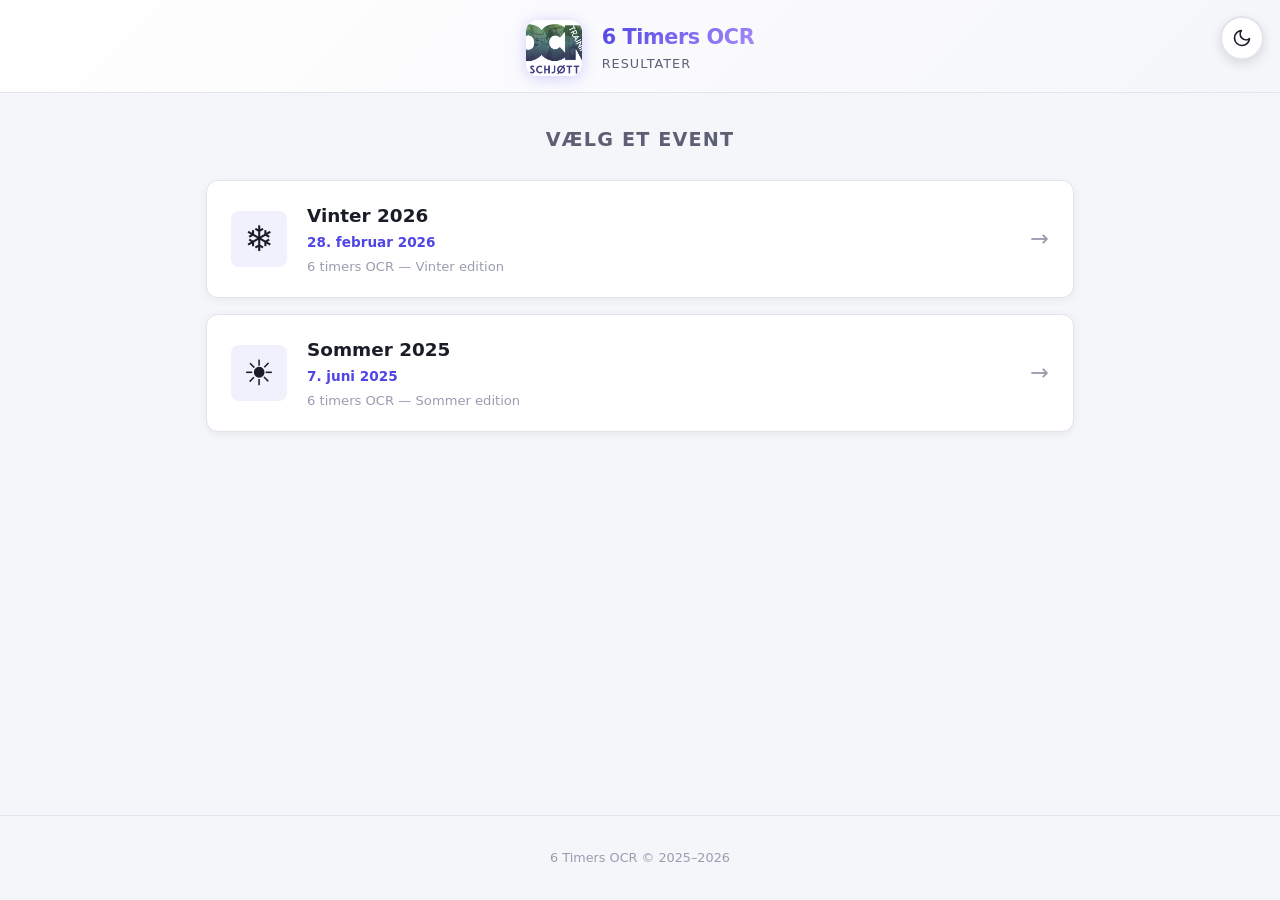
<file: index.html>
<!doctype html>
<html lang="da">
  <head>
    <meta charset="UTF-8" />
    <meta name="viewport" content="width=device-width, initial-scale=1.0" />
    <link rel="stylesheet" href="styles.css" />
    <title>6 Timers OCR — Resultater</title>
    <link rel="icon" href="ocr.png" type="image/png" />
  </head>
  <body>
    <!-- Theme toggle -->
    <button class="theme-toggle" id="themeToggle" aria-label="Skift tema">
      <svg
        class="icon sun"
        viewBox="0 0 24 24"
        fill="none"
        stroke="currentColor"
        stroke-width="2"
      >
        <circle cx="12" cy="12" r="5" />
        <line x1="12" y1="1" x2="12" y2="3" />
        <line x1="12" y1="21" x2="12" y2="23" />
        <line x1="4.22" y1="4.22" x2="5.64" y2="5.64" />
        <line x1="18.36" y1="18.36" x2="19.78" y2="19.78" />
        <line x1="1" y1="12" x2="3" y2="12" />
        <line x1="21" y1="12" x2="23" y2="12" />
        <line x1="4.22" y1="19.78" x2="5.64" y2="18.36" />
        <line x1="18.36" y1="5.64" x2="19.78" y2="4.22" />
      </svg>
      <svg
        class="icon moon"
        viewBox="0 0 24 24"
        fill="none"
        stroke="currentColor"
        stroke-width="2"
      >
        <path d="M21 12.79A9 9 0 1 1 11.21 3 7 7 0 0 0 21 12.79z" />
      </svg>
    </button>

    <header class="site-header">
      <div class="logo-area">
        <img src="ocr.png" alt="6 timers OCR logo" class="logo" />
        <div class="header-text">
          <h1>6 Timers OCR</h1>
          <p class="subtitle">Resultater</p>
        </div>
      </div>
    </header>

    <main class="landing-events">
      <h2 class="landing-heading">V&aelig;lg et event</h2>
      <div class="event-cards">
        <a href="vinter-2026.html" class="event-card">
          <div class="event-card-icon">&#10052;</div>
          <div class="event-card-body">
            <h3>Vinter 2026</h3>
            <p class="event-card-date">28. februar 2026</p>
            <p class="event-card-desc">6 timers OCR &mdash; Vinter edition</p>
          </div>
          <div class="event-card-arrow">&rarr;</div>
        </a>
        <a href="sommer-2025.html" class="event-card">
          <div class="event-card-icon">&#9728;</div>
          <div class="event-card-body">
            <h3>Sommer 2025</h3>
            <p class="event-card-date">7. juni 2025</p>
            <p class="event-card-desc">6 timers OCR &mdash; Sommer edition</p>
          </div>
          <div class="event-card-arrow">&rarr;</div>
        </a>
      </div>
    </main>

    <footer class="site-footer">
      <p>6 Timers OCR &copy; 2025&ndash;2026</p>
    </footer>

    <script>
      // Theme toggle only on landing page
      const themeToggle = document.getElementById("themeToggle");
      function getSystemTheme() {
        return window.matchMedia("(prefers-color-scheme: light)").matches ? "light" : "dark";
      }
      const savedTheme = localStorage.getItem("ocr-theme") || getSystemTheme();
      document.documentElement.setAttribute("data-theme", savedTheme);

      // Listen for system theme changes (only when no manual preference)
      window.matchMedia("(prefers-color-scheme: light)").addEventListener("change", () => {
        if (!localStorage.getItem("ocr-theme")) {
          document.documentElement.setAttribute("data-theme", getSystemTheme());
        }
      });

      themeToggle.addEventListener("click", () => {
        const current = document.documentElement.getAttribute("data-theme");
        const next = current === "dark" ? "light" : "dark";
        document.documentElement.setAttribute("data-theme", next);
        localStorage.setItem("ocr-theme", next);
      });
    </script>
  </body>
</html>
</file>
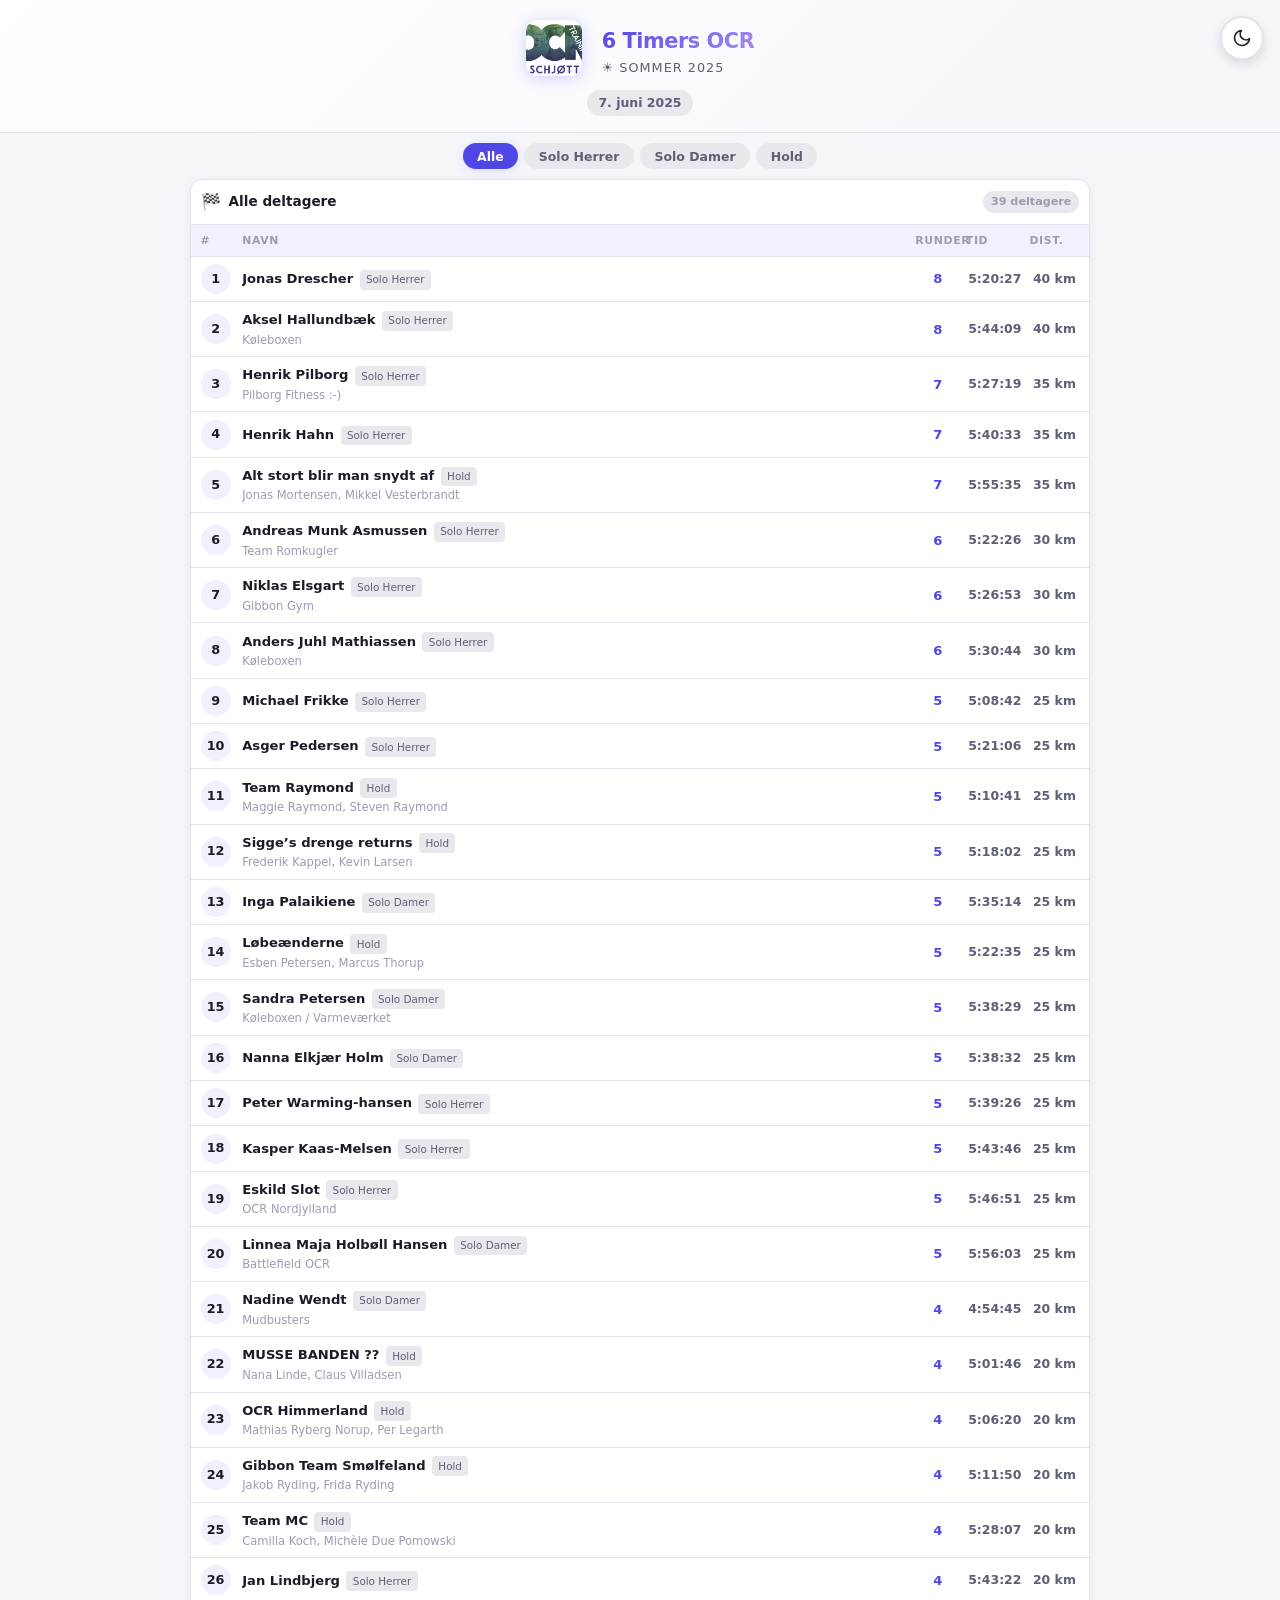
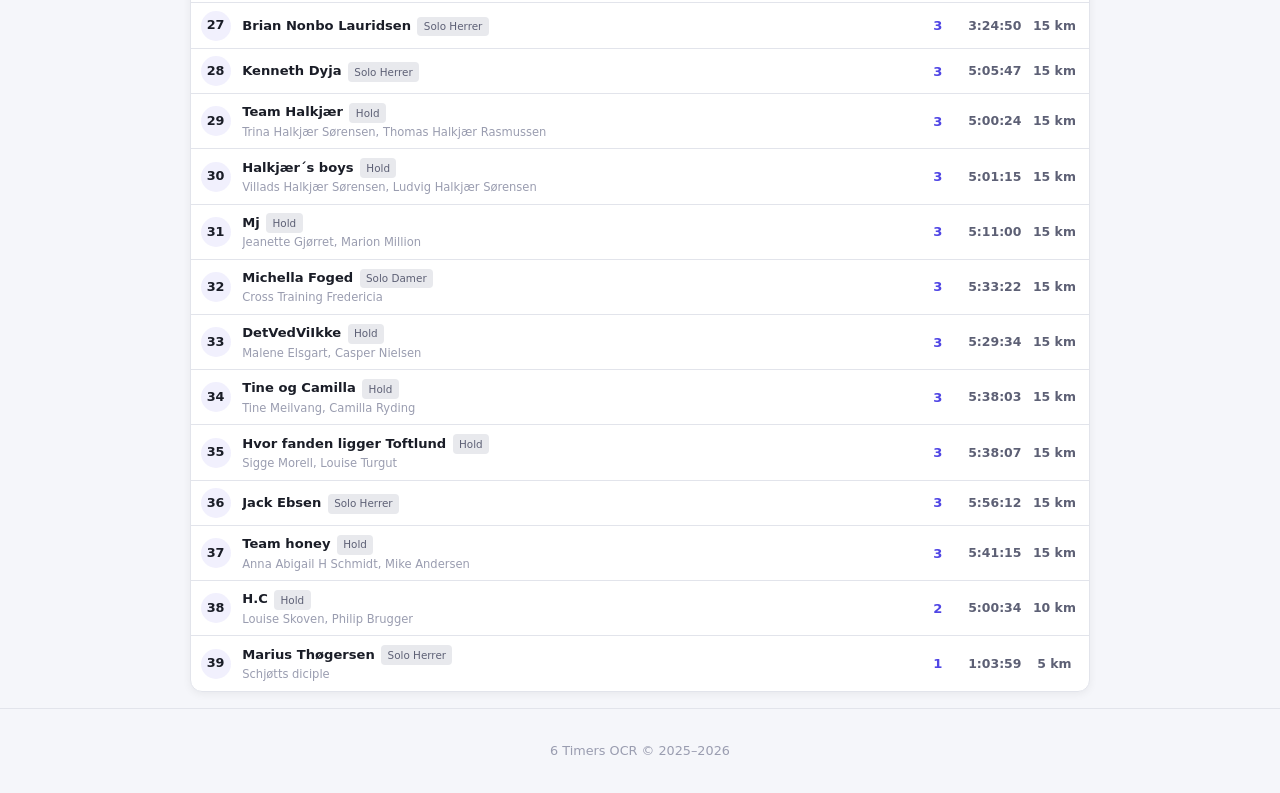
<file: sommer-2025.html>
<!doctype html>
<html lang="da">
  <head>
    <meta charset="UTF-8" />
    <meta name="viewport" content="width=device-width, initial-scale=1.0" />
    <link rel="stylesheet" href="styles.css" />
    <title>Sommer 2025 — 6 Timers OCR</title>
    <link rel="icon" href="ocr.png" type="image/png" />
  </head>
  <body>
    <!-- Theme toggle -->
    <button class="theme-toggle" id="themeToggle" aria-label="Skift tema">
      <svg
        class="icon sun"
        viewBox="0 0 24 24"
        fill="none"
        stroke="currentColor"
        stroke-width="2"
      >
        <circle cx="12" cy="12" r="5" />
        <line x1="12" y1="1" x2="12" y2="3" />
        <line x1="12" y1="21" x2="12" y2="23" />
        <line x1="4.22" y1="4.22" x2="5.64" y2="5.64" />
        <line x1="18.36" y1="18.36" x2="19.78" y2="19.78" />
        <line x1="1" y1="12" x2="3" y2="12" />
        <line x1="21" y1="12" x2="23" y2="12" />
        <line x1="4.22" y1="19.78" x2="5.64" y2="18.36" />
        <line x1="18.36" y1="5.64" x2="19.78" y2="4.22" />
      </svg>
      <svg
        class="icon moon"
        viewBox="0 0 24 24"
        fill="none"
        stroke="currentColor"
        stroke-width="2"
      >
        <path d="M21 12.79A9 9 0 1 1 11.21 3 7 7 0 0 0 21 12.79z" />
      </svg>
    </button>

    <header class="site-header">
      <div class="logo-area">
        <a href="index.html"
          ><img src="ocr.png" alt="6 timers OCR logo" class="logo"
        /></a>
        <div class="header-text">
          <h1>6 Timers OCR</h1>
          <p class="subtitle">&#9728; Sommer 2025</p>
        </div>
      </div>
      <div class="event-meta">
        <span class="event-date-badge">7. juni 2025</span>
      </div>
    </header>

    <div class="category-filters" id="categoryFilters">
      <button class="pill active" data-category="all">Alle</button>
      <button class="pill" data-category="soloMales">Solo Herrer</button>
      <button class="pill" data-category="soloFemales">Solo Damer</button>
      <button class="pill" data-category="teams">Hold</button>
    </div>

    <main class="results-container" id="resultsContainer"></main>

    <div class="overlay-backdrop" id="overlayBackdrop">
      <div class="detail-overlay" id="detailOverlay"></div>
    </div>

    <footer class="site-footer">
      <p>6 Timers OCR &copy; 2025&ndash;2026</p>
    </footer>

    <script>
      const EVENT_KEY = "2025_winter";
    </script>
    <script src="app.js"></script>
  </body>
</html>
</file>
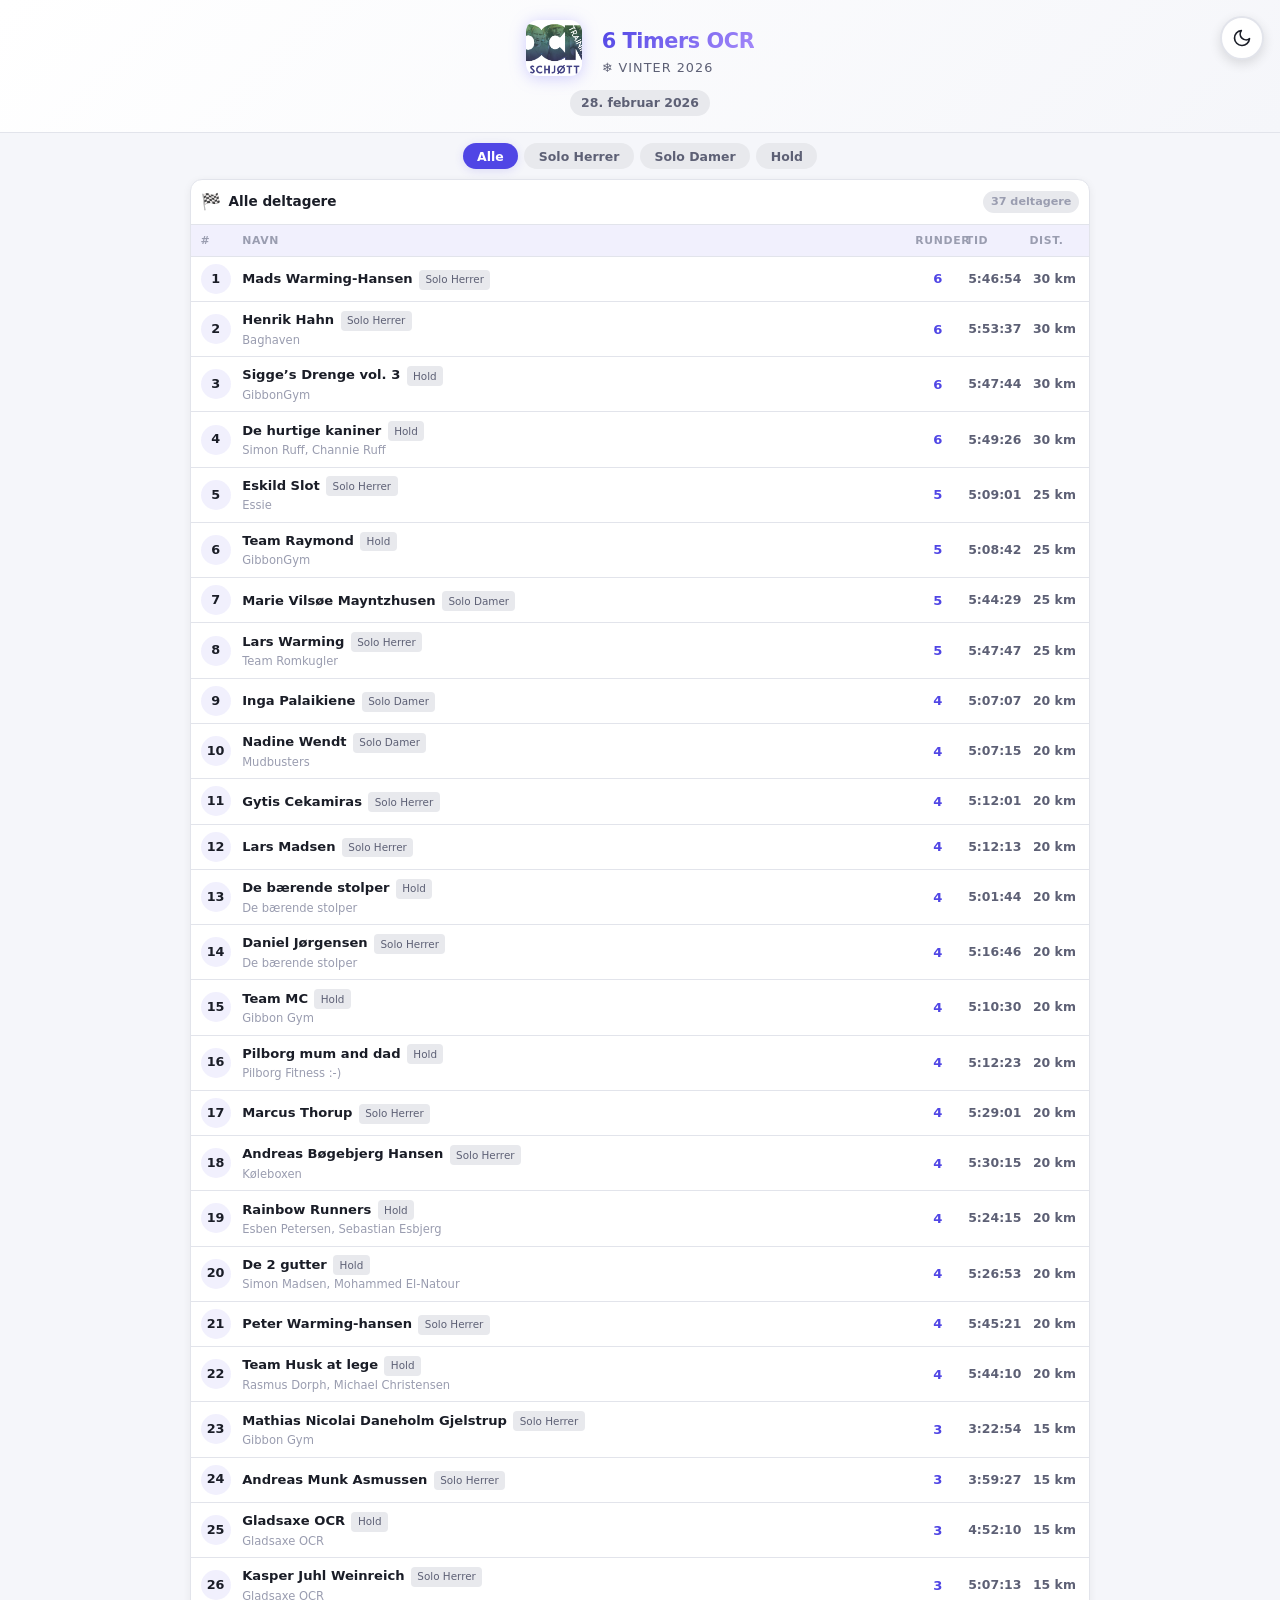
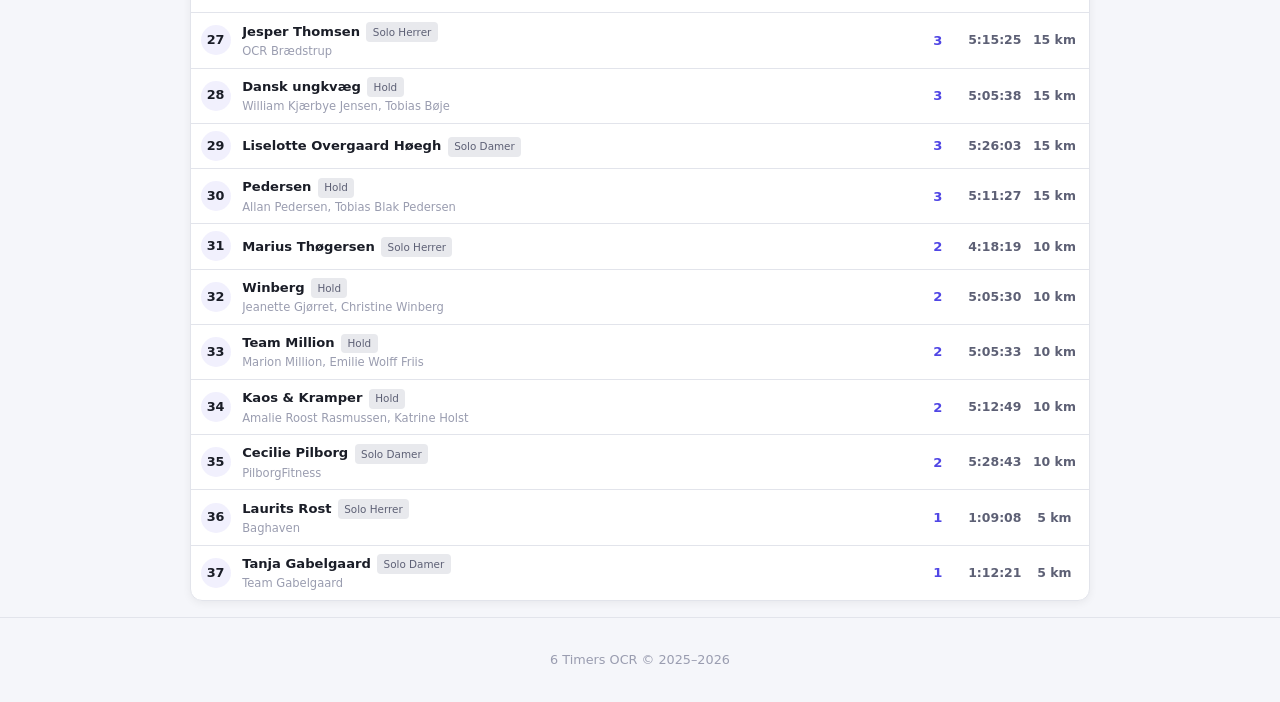
<file: vinter-2026.html>
<!doctype html>
<html lang="da">
  <head>
    <meta charset="UTF-8" />
    <meta name="viewport" content="width=device-width, initial-scale=1.0" />
    <link rel="stylesheet" href="styles.css" />
    <title>Vinter 2026 — 6 Timers OCR</title>
    <link rel="icon" href="ocr.png" type="image/png" />
  </head>
  <body>
    <!-- Theme toggle -->
    <button class="theme-toggle" id="themeToggle" aria-label="Skift tema">
      <svg
        class="icon sun"
        viewBox="0 0 24 24"
        fill="none"
        stroke="currentColor"
        stroke-width="2"
      >
        <circle cx="12" cy="12" r="5" />
        <line x1="12" y1="1" x2="12" y2="3" />
        <line x1="12" y1="21" x2="12" y2="23" />
        <line x1="4.22" y1="4.22" x2="5.64" y2="5.64" />
        <line x1="18.36" y1="18.36" x2="19.78" y2="19.78" />
        <line x1="1" y1="12" x2="3" y2="12" />
        <line x1="21" y1="12" x2="23" y2="12" />
        <line x1="4.22" y1="19.78" x2="5.64" y2="18.36" />
        <line x1="18.36" y1="5.64" x2="19.78" y2="4.22" />
      </svg>
      <svg
        class="icon moon"
        viewBox="0 0 24 24"
        fill="none"
        stroke="currentColor"
        stroke-width="2"
      >
        <path d="M21 12.79A9 9 0 1 1 11.21 3 7 7 0 0 0 21 12.79z" />
      </svg>
    </button>

    <header class="site-header">
      <div class="logo-area">
        <a href="index.html"
          ><img src="ocr.png" alt="6 timers OCR logo" class="logo"
        /></a>
        <div class="header-text">
          <h1>6 Timers OCR</h1>
          <p class="subtitle">&#10052; Vinter 2026</p>
        </div>
      </div>
      <div class="event-meta">
        <span class="event-date-badge">28. februar 2026</span>
      </div>
    </header>

    <div class="category-filters" id="categoryFilters">
      <button class="pill active" data-category="all">Alle</button>
      <button class="pill" data-category="soloMales">Solo Herrer</button>
      <button class="pill" data-category="soloFemales">Solo Damer</button>
      <button class="pill" data-category="teams">Hold</button>
    </div>

    <main class="results-container" id="resultsContainer"></main>

    <div class="overlay-backdrop" id="overlayBackdrop">
      <div class="detail-overlay" id="detailOverlay"></div>
    </div>

    <footer class="site-footer">
      <p>6 Timers OCR &copy; 2025&ndash;2026</p>
    </footer>

    <script>
      const EVENT_KEY = "2026_winter";
    </script>
    <script src="app.js"></script>
  </body>
</html>
</file>
<file: styles.css>
/* ===== CSS Custom Properties (Theme Tokens) ===== */
:root {
  --font-sans: "Inter", "Segoe UI", system-ui, -apple-system, sans-serif;
  --transition: 0.3s ease;
  --radius-sm: 8px;
  --radius-md: 12px;
  --radius-lg: 20px;
  --shadow-sm: 0 1px 3px rgba(0, 0, 0, 0.08);
  --shadow-md: 0 4px 12px rgba(0, 0, 0, 0.12);
  --shadow-lg: 0 8px 30px rgba(0, 0, 0, 0.18);
  --max-width: 900px;

  /* Default to dark theme variables (applied before JS) */
  --bg-primary: #0f1117;
  --bg-secondary: #1a1d27;
  --bg-card: #1e2130;
  --bg-card-hover: #252839;
  --bg-overlay: rgba(0, 0, 0, 0.7);
  --bg-detail: #1a1d27;
  --text-primary: #e8e9ed;
  --text-secondary: #9a9db0;
  --text-muted: #5d6075;
  --accent: #6c63ff;
  --accent-hover: #5a52e0;
  --accent-glow: rgba(108, 99, 255, 0.25);
  --border: #2a2d3a;
  --border-hover: #3d4155;
  --pill-bg: #252839;
  --pill-active-bg: var(--accent);
  --pill-active-text: #fff;
  --tab-bg: transparent;
  --tab-active-bg: var(--bg-card);
  --tab-border: var(--accent);
  --rank-bg: rgba(108, 99, 255, 0.12);
  --scrollbar-track: #1a1d27;
  --scrollbar-thumb: #2a2d3a;
  --header-bg: linear-gradient(135deg, #1a1d27 0%, #0f1117 100%);
  --shadow-card: 0 2px 8px rgba(0, 0, 0, 0.3);
}

/* System preference: light → apply light defaults before JS */
@media (prefers-color-scheme: light) {
  :root {
    --bg-primary: #f5f6fa;
    --bg-secondary: #ffffff;
    --bg-card: #ffffff;
    --bg-card-hover: #f0f1f5;
    --bg-overlay: rgba(0, 0, 0, 0.4);
    --bg-detail: #ffffff;
    --text-primary: #1a1d27;
    --text-secondary: #5d6075;
    --text-muted: #9a9db0;
    --accent: #5046e5;
    --accent-hover: #4338ca;
    --accent-glow: rgba(80, 70, 229, 0.15);
    --border: #e2e4eb;
    --border-hover: #c8cad5;
    --pill-bg: #e8e9ed;
    --pill-active-bg: var(--accent);
    --pill-active-text: #fff;
    --tab-bg: transparent;
    --tab-active-bg: var(--bg-card);
    --tab-border: var(--accent);
    --rank-bg: rgba(80, 70, 229, 0.08);
    --scrollbar-track: #f0f1f5;
    --scrollbar-thumb: #d1d3dc;
    --header-bg: linear-gradient(135deg, #ffffff 0%, #f5f6fa 100%);
    --shadow-card: 0 2px 8px rgba(0, 0, 0, 0.06);
  }
}

/* ---------- DARK THEME (default) ---------- */
[data-theme="dark"] {
  --bg-primary: #0f1117;
  --bg-secondary: #1a1d27;
  --bg-card: #1e2130;
  --bg-card-hover: #252839;
  --bg-overlay: rgba(0, 0, 0, 0.7);
  --bg-detail: #1a1d27;
  --text-primary: #e8e9ed;
  --text-secondary: #9a9db0;
  --text-muted: #5d6075;
  --accent: #6c63ff;
  --accent-hover: #5a52e0;
  --accent-glow: rgba(108, 99, 255, 0.25);
  --border: #2a2d3a;
  --border-hover: #3d4155;

  --pill-bg: #252839;
  --pill-active-bg: var(--accent);
  --pill-active-text: #fff;
  --tab-bg: transparent;
  --tab-active-bg: var(--bg-card);
  --tab-border: var(--accent);
  --rank-bg: rgba(108, 99, 255, 0.12);
  --scrollbar-track: #1a1d27;
  --scrollbar-thumb: #2a2d3a;
  --header-bg: linear-gradient(135deg, #1a1d27 0%, #0f1117 100%);
  --shadow-card: 0 2px 8px rgba(0, 0, 0, 0.3);
}

/* ---------- LIGHT THEME ---------- */
[data-theme="light"] {
  --bg-primary: #f5f6fa;
  --bg-secondary: #ffffff;
  --bg-card: #ffffff;
  --bg-card-hover: #f0f1f5;
  --bg-overlay: rgba(0, 0, 0, 0.4);
  --bg-detail: #ffffff;
  --text-primary: #1a1d27;
  --text-secondary: #5d6075;
  --text-muted: #9a9db0;
  --accent: #5046e5;
  --accent-hover: #4338ca;
  --accent-glow: rgba(80, 70, 229, 0.15);
  --border: #e2e4eb;
  --border-hover: #c8cad5;

  --pill-bg: #e8e9ed;
  --pill-active-bg: var(--accent);
  --pill-active-text: #fff;
  --tab-bg: transparent;
  --tab-active-bg: var(--bg-card);
  --tab-border: var(--accent);
  --rank-bg: rgba(80, 70, 229, 0.08);
  --scrollbar-track: #f0f1f5;
  --scrollbar-thumb: #d1d3dc;
  --header-bg: linear-gradient(135deg, #ffffff 0%, #f5f6fa 100%);
  --shadow-card: 0 2px 8px rgba(0, 0, 0, 0.06);
}

/* ===== Global Reset & Base ===== */
*,
*::before,
*::after {
  box-sizing: border-box;
  margin: 0;
  padding: 0;
}

html {
  scroll-behavior: smooth;
}

body {
  font-family: var(--font-sans);
  font-size: 16px;
  line-height: 1.6;
  color: var(--text-primary);
  background-color: var(--bg-primary);
  transition:
    background-color var(--transition),
    color var(--transition);
  min-height: 100vh;
  display: flex;
  flex-direction: column;
  align-items: center;
  -webkit-font-smoothing: antialiased;
}

ul {
  list-style: none;
}

/* ===== Scrollbar ===== */
::-webkit-scrollbar {
  width: 8px;
}
::-webkit-scrollbar-track {
  background: var(--scrollbar-track);
}
::-webkit-scrollbar-thumb {
  background: var(--scrollbar-thumb);
  border-radius: 4px;
}

/* ===== Theme Toggle ===== */
.theme-toggle {
  position: fixed;
  top: 1rem;
  right: 1rem;
  z-index: 100;
  width: 44px;
  height: 44px;
  border-radius: 50%;
  border: 2px solid var(--border);
  background: var(--bg-card);
  color: var(--text-primary);
  cursor: pointer;
  display: flex;
  align-items: center;
  justify-content: center;
  transition: all var(--transition);
  box-shadow: var(--shadow-md);
}

.theme-toggle:hover {
  border-color: var(--accent);
  box-shadow: 0 0 16px var(--accent-glow);
  transform: rotate(15deg);
}

.theme-toggle .icon {
  width: 20px;
  height: 20px;
  stroke-linecap: round;
  stroke-linejoin: round;
  transition:
    opacity var(--transition),
    transform var(--transition);
  position: absolute;
}

[data-theme="dark"] .theme-toggle .sun {
  opacity: 1;
  transform: scale(1);
}
[data-theme="dark"] .theme-toggle .moon {
  opacity: 0;
  transform: scale(0.5);
}
[data-theme="light"] .theme-toggle .sun {
  opacity: 0;
  transform: scale(0.5);
}
[data-theme="light"] .theme-toggle .moon {
  opacity: 1;
  transform: scale(1);
}

/* Before JS sets data-theme, use system preference for icons */
:root:not([data-theme]) .theme-toggle .sun {
  opacity: 1;
  transform: scale(1);
}
:root:not([data-theme]) .theme-toggle .moon {
  opacity: 0;
  transform: scale(0.5);
}
@media (prefers-color-scheme: light) {
  :root:not([data-theme]) .theme-toggle .sun {
    opacity: 0;
    transform: scale(0.5);
  }
  :root:not([data-theme]) .theme-toggle .moon {
    opacity: 1;
    transform: scale(1);
  }
}

/* ===== Site Header ===== */
.site-header {
  width: 100%;
  background: var(--header-bg);
  border-bottom: 1px solid var(--border);
  padding: 1.25rem 0.75rem 1rem;
  transition: background var(--transition);
}

.logo-area {
  display: flex;
  align-items: center;
  justify-content: center;
  gap: 1.25rem;
  max-width: var(--max-width);
  margin: 0 auto;
}

.logo {
  width: 56px;
  height: 56px;
  border-radius: var(--radius-md);
  object-fit: contain;
  filter: drop-shadow(0 2px 8px rgba(108, 99, 255, 0.3));
  transition: transform var(--transition);
}

.logo:hover {
  transform: scale(1.08) rotate(-3deg);
}

.header-text h1 {
  font-size: 1.3rem;
  font-weight: 800;
  letter-spacing: -0.02em;
  background: linear-gradient(135deg, var(--accent), #a78bfa);
  -webkit-background-clip: text;
  -webkit-text-fill-color: transparent;
  background-clip: text;
}

.header-text .subtitle {
  font-size: 0.8rem;
  color: var(--text-secondary);
  font-weight: 500;
  letter-spacing: 0.08em;
  text-transform: uppercase;
}

/* ===== Event Tabs ===== */
.event-tabs {
  display: flex;
  gap: 0.5rem;
  justify-content: center;
  padding: 1.25rem 1rem 0;
  max-width: var(--max-width);
  width: 100%;
}

.tab {
  flex: 1;
  max-width: 220px;
  padding: 0.75rem 1.5rem;
  border: 2px solid var(--border);
  border-radius: var(--radius-md);
  background: var(--tab-bg);
  color: var(--text-secondary);
  cursor: pointer;
  font-family: inherit;
  font-size: 0.9rem;
  font-weight: 600;
  display: flex;
  flex-direction: column;
  align-items: center;
  gap: 0.15rem;
  transition: all var(--transition);
}

.tab:hover {
  border-color: var(--border-hover);
  background: var(--bg-card);
}

.tab.active {
  border-color: var(--accent);
  background: var(--tab-active-bg);
  color: var(--text-primary);
  box-shadow: 0 0 12px var(--accent-glow);
}

.tab-season {
  font-size: 0.85rem;
}

.tab-year {
  font-size: 1.1rem;
  font-weight: 800;
}

/* ===== Event Info Banner ===== */
.event-info {
  text-align: center;
  padding: 1rem 1rem 0;
  max-width: var(--max-width);
  width: 100%;
}

.event-info .event-name {
  font-size: 1.2rem;
  font-weight: 700;
  color: var(--text-primary);
  margin-bottom: 0.25rem;
}

.event-info .event-date {
  font-size: 0.9rem;
  color: var(--text-secondary);
}

/* ===== Category Filter Pills ===== */
.category-filters {
  display: flex;
  gap: 0.4rem;
  justify-content: center;
  flex-wrap: wrap;
  padding: 0.6rem 0.5rem;
  max-width: var(--max-width);
  width: 100%;
}

.pill {
  padding: 0.35rem 0.9rem;
  border-radius: 999px;
  border: none;
  background: var(--pill-bg);
  color: var(--text-secondary);
  font-family: inherit;
  font-size: 0.78rem;
  font-weight: 600;
  cursor: pointer;
  transition: all var(--transition);
}

.pill:hover {
  background: var(--border-hover);
  color: var(--text-primary);
}

.pill.active {
  background: var(--pill-active-bg);
  color: var(--pill-active-text);
  box-shadow: 0 2px 10px var(--accent-glow);
}

/* ===== Results Container ===== */
.results-container {
  width: 100%;
  max-width: var(--max-width);
  padding: 0 0 1rem;
  display: flex;
  flex-direction: column;
  gap: 1rem;
}

/* ===== Category Section ===== */
.category-section {
  background: var(--bg-card);
  border: 1px solid var(--border);
  border-radius: var(--radius-md);
  overflow: hidden;
  box-shadow: var(--shadow-card);
  transition:
    background var(--transition),
    border-color var(--transition);
}

.category-section.hidden {
  display: none;
}

.category-title {
  padding: 0.6rem 0.6rem;
  font-size: 0.85rem;
  font-weight: 700;
  color: var(--text-primary);
  border-bottom: 1px solid var(--border);
  display: flex;
  align-items: center;
  gap: 0.5rem;
}

.category-title .cat-icon {
  font-size: 1rem;
}

.category-title .cat-count {
  margin-left: auto;
  font-size: 0.7rem;
  font-weight: 600;
  color: var(--text-muted);
  background: var(--pill-bg);
  padding: 0.15rem 0.5rem;
  border-radius: 999px;
}

/* ===== Results Table ===== */
.results-table {
  width: 100%;
}

.results-row {
  display: grid;
  grid-template-columns: 36px 1fr 45px 58px 50px;
  align-items: center;
  padding: 0.45rem 0.6rem;
  border-bottom: 1px solid var(--border);
  cursor: pointer;
  transition: background var(--transition);
  gap: 0.35rem;
}

.results-row:last-child {
  border-bottom: none;
}

/* Category tag inside name cell for "Alle" view */
.cat-tag {
  display: inline-block;
  font-size: 0.65rem;
  font-weight: 500;
  padding: 0.1rem 0.4rem;
  border-radius: 4px;
  background: var(--pill-bg);
  color: var(--text-secondary);
  white-space: nowrap;
  vertical-align: middle;
  margin-left: 0.4rem;
}

.results-row:hover {
  background: var(--bg-card-hover);
}

.results-row.table-header {
  cursor: default;
  font-size: 0.68rem;
  font-weight: 700;
  text-transform: uppercase;
  letter-spacing: 0.06em;
  color: var(--text-muted);
  padding: 0.4rem 0.6rem;
  background: var(--rank-bg);
}

.results-row.table-header:hover {
  background: var(--rank-bg);
}

/* Rank */
.rank-cell {
  font-weight: 800;
  font-size: 0.8rem;
  width: 30px;
  height: 30px;
  display: flex;
  align-items: center;
  justify-content: center;
  border-radius: 50%;
  background: var(--rank-bg);
  color: var(--text-primary);
  flex-shrink: 0;
}

/* Name area */
.name-cell {
  display: flex;
  flex-direction: column;
  min-width: 0;
}

.athlete-name {
  font-weight: 600;
  font-size: 0.82rem;
  color: var(--text-primary);
  white-space: nowrap;
  overflow: hidden;
  text-overflow: ellipsis;
}

.athlete-club {
  font-size: 0.72rem;
  color: var(--text-muted);
  white-space: nowrap;
  overflow: hidden;
  text-overflow: ellipsis;
}

/* Laps */
.laps-cell {
  font-weight: 700;
  font-size: 0.82rem;
  color: var(--accent);
  text-align: center;
  white-space: nowrap;
}

/* Total time */
.time-cell {
  font-size: 0.78rem;
  font-weight: 600;
  font-variant-numeric: tabular-nums;
  color: var(--text-secondary);
  text-align: center;
  white-space: nowrap;
}

/* Distance */
.distance-cell {
  font-size: 0.78rem;
  font-weight: 600;
  color: var(--text-secondary);
  text-align: center;
  white-space: nowrap;
}

/* ===== Overlay / Detail View ===== */
.overlay-backdrop {
  position: fixed;
  inset: 0;
  z-index: 200;
  background: var(--bg-overlay);
  display: flex;
  align-items: center;
  justify-content: center;
  opacity: 0;
  pointer-events: none;
  transition: opacity var(--transition);
  padding: 1rem;
}

.overlay-backdrop.open {
  opacity: 1;
  pointer-events: auto;
}

.detail-overlay {
  background: var(--bg-detail);
  border: 1px solid var(--border);
  border-radius: var(--radius-lg);
  width: 100%;
  max-width: 560px;
  max-height: 90vh;
  overflow-y: auto;
  box-shadow: var(--shadow-lg);
  transform: translateY(20px) scale(0.97);
  transition:
    transform var(--transition),
    background var(--transition);
  position: relative;
}

.overlay-backdrop.open .detail-overlay {
  transform: translateY(0) scale(1);
}

.detail-header {
  padding: 1.5rem 1.5rem 1rem;
  text-align: center;
  border-bottom: 1px solid var(--border);
}

.detail-header .detail-event {
  font-size: 0.8rem;
  text-transform: uppercase;
  letter-spacing: 0.08em;
  color: var(--accent);
  font-weight: 700;
  margin-bottom: 0.25rem;
}

.detail-header .detail-name {
  font-size: 1.35rem;
  font-weight: 800;
  color: var(--text-primary);
  margin-bottom: 0.15rem;
}

.detail-header .detail-members {
  font-size: 0.85rem;
  color: var(--text-muted);
  font-style: italic;
}

.detail-header .detail-stats {
  display: flex;
  gap: 1.5rem;
  justify-content: center;
  margin-top: 0.75rem;
}

.detail-stat {
  text-align: center;
}

.detail-stat .stat-value {
  font-size: 1.5rem;
  font-weight: 800;
  color: var(--accent);
}

.detail-stat .stat-label {
  font-size: 0.7rem;
  text-transform: uppercase;
  letter-spacing: 0.06em;
  color: var(--text-muted);
  font-weight: 600;
}

/* Rounds table inside detail */
.rounds-list {
  padding: 0.5rem 0;
}

.round-row {
  display: grid;
  grid-template-columns: 50px 1fr 1fr;
  padding: 0.55rem 1.5rem;
  border-bottom: 1px solid var(--border);
  font-size: 0.9rem;
  align-items: center;
}

.round-row:last-child {
  border-bottom: none;
}

.round-row.round-header {
  font-size: 0.72rem;
  font-weight: 700;
  text-transform: uppercase;
  letter-spacing: 0.06em;
  color: var(--text-muted);
  background: var(--rank-bg);
}

.round-num {
  font-weight: 700;
  color: var(--text-primary);
}

.round-duration {
  color: var(--text-secondary);
  font-variant-numeric: tabular-nums;
}

.round-time {
  color: var(--text-muted);
  font-variant-numeric: tabular-nums;
  text-align: right;
}

/* Close button */
.detail-close {
  display: block;
  margin: 1rem auto 1.25rem;
  padding: 0.6rem 2.5rem;
  border-radius: 999px;
  border: 2px solid var(--accent);
  background: transparent;
  color: var(--accent);
  font-family: inherit;
  font-size: 0.95rem;
  font-weight: 700;
  cursor: pointer;
  transition: all var(--transition);
}

.detail-close:hover {
  background: var(--accent);
  color: #fff;
  box-shadow: 0 4px 16px var(--accent-glow);
}

/* ===== Footer ===== */
.site-footer {
  width: 100%;
  text-align: center;
  padding: 2rem 1rem;
  font-size: 0.8rem;
  color: var(--text-muted);
  border-top: 1px solid var(--border);
  margin-top: auto;
}

/* ===== Loading state ===== */
.loading {
  text-align: center;
  padding: 3rem 1rem;
  color: var(--text-muted);
  font-size: 0.95rem;
}

.loading::after {
  content: "";
  display: block;
  width: 32px;
  height: 32px;
  margin: 1rem auto 0;
  border: 3px solid var(--border);
  border-top-color: var(--accent);
  border-radius: 50%;
  animation: spin 0.8s linear infinite;
}

@keyframes spin {
  to {
    transform: rotate(360deg);
  }
}

/* ===== Responsive ===== */
@media (max-width: 600px) {
  .site-header {
    padding: 0.75rem 0.5rem;
  }

  .header-text h1 {
    font-size: 1.1rem;
  }

  .header-text .subtitle {
    font-size: 0.7rem;
  }

  .logo {
    width: 44px;
    height: 44px;
  }

  .logo-area {
    gap: 0.75rem;
  }

  .event-tabs {
    gap: 0.25rem;
    padding: 0.5rem 0.25rem 0;
  }

  .tab {
    padding: 0.45rem 0.5rem;
    font-size: 0.75rem;
  }

  .category-section {
    border-radius: 0;
    border-left: none;
    border-right: none;
  }

  .results-row {
    grid-template-columns: 28px 1fr 38px 52px 42px;
    padding: 0.35rem 0.4rem;
    gap: 0.25rem;
  }

  .results-row.table-header {
    padding: 0.3rem 0.4rem;
    font-size: 0.6rem;
  }

  .rank-cell {
    width: 24px;
    height: 24px;
    font-size: 0.7rem;
  }

  .athlete-name {
    font-size: 0.75rem;
  }

  .athlete-club {
    font-size: 0.65rem;
  }

  .cat-tag {
    font-size: 0.55rem;
    padding: 0.05rem 0.3rem;
    margin-left: 0.25rem;
  }

  .laps-cell {
    font-size: 0.75rem;
  }

  .time-cell,
  .distance-cell {
    font-size: 0.7rem;
  }

  .category-title {
    padding: 0.5rem 0.4rem;
    font-size: 0.78rem;
  }

  .category-filters {
    padding: 0.4rem 0.25rem;
    gap: 0.3rem;
  }

  .pill {
    padding: 0.3rem 0.7rem;
    font-size: 0.72rem;
  }

  .round-row {
    padding: 0.4rem 0.5rem;
    font-size: 0.78rem;
  }

  .detail-overlay {
    border-radius: var(--radius-md);
    max-height: 85vh;
  }

  .detail-header {
    padding: 0.75rem 0.75rem 0.6rem;
  }

  .detail-header .detail-name {
    font-size: 1rem;
  }

  .detail-header .detail-event {
    font-size: 0.7rem;
  }

  .detail-stat .stat-value {
    font-size: 1.2rem;
  }

  .theme-toggle {
    top: 0.5rem;
    right: 0.5rem;
    width: 34px;
    height: 34px;
  }

  .theme-toggle .icon {
    width: 15px;
    height: 15px;
  }

  .event-meta {
    margin-top: 0.4rem;
  }

  .event-date-badge {
    font-size: 0.72rem;
    padding: 0.2rem 0.6rem;
  }
}

/* ===== Event Meta (event pages) ===== */
.event-meta {
  display: flex;
  align-items: center;
  justify-content: center;
  gap: 1rem;
  margin-top: 0.4rem;
  max-width: var(--max-width);
  margin-inline: auto;
}

.event-date-badge {
  font-size: 0.78rem;
  font-weight: 600;
  color: var(--text-secondary);
  background: var(--pill-bg);
  padding: 0.2rem 0.7rem;
  border-radius: 999px;
}

/* ===== Landing Page ===== */
.landing-events {
  width: 100%;
  max-width: var(--max-width);
  padding: 2rem 1rem;
}

.landing-heading {
  text-align: center;
  font-size: 1.2rem;
  font-weight: 700;
  color: var(--text-secondary);
  margin-bottom: 1.5rem;
  text-transform: uppercase;
  letter-spacing: 0.06em;
}

.event-cards {
  display: flex;
  flex-direction: column;
  gap: 1rem;
}

.event-card {
  display: flex;
  align-items: center;
  gap: 1.25rem;
  padding: 1.25rem 1.5rem;
  background: var(--bg-card);
  border: 1px solid var(--border);
  border-radius: var(--radius-md);
  text-decoration: none;
  color: inherit;
  cursor: pointer;
  transition: all var(--transition);
  box-shadow: var(--shadow-card);
}

.event-card:hover {
  border-color: var(--accent);
  background: var(--bg-card-hover);
  box-shadow: 0 0 20px var(--accent-glow);
  transform: translateY(-2px);
}

.event-card-icon {
  font-size: 2.2rem;
  flex-shrink: 0;
  width: 56px;
  height: 56px;
  display: flex;
  align-items: center;
  justify-content: center;
  background: var(--rank-bg);
  border-radius: var(--radius-sm);
}

.event-card-body {
  flex: 1;
  min-width: 0;
}

.event-card-body h3 {
  font-size: 1.15rem;
  font-weight: 700;
  color: var(--text-primary);
  margin-bottom: 0.1rem;
}

.event-card-date {
  font-size: 0.85rem;
  color: var(--accent);
  font-weight: 600;
}

.event-card-desc {
  font-size: 0.82rem;
  color: var(--text-muted);
  margin-top: 0.15rem;
}

.event-card-arrow {
  font-size: 1.4rem;
  color: var(--text-muted);
  transition:
    transform var(--transition),
    color var(--transition);
  flex-shrink: 0;
}

.event-card:hover .event-card-arrow {
  color: var(--accent);
  transform: translateX(4px);
}

/* ===== Invalid Round Styling ===== */
.round-row.round-invalid {
  text-decoration: line-through;
  text-decoration-color: var(--text-muted);
  opacity: 0.45;
}

/* ===== Animations ===== */
.category-section {
  animation: fadeSlideIn 0.4s ease both;
}

.category-section:nth-child(2) {
  animation-delay: 0.08s;
}
.category-section:nth-child(3) {
  animation-delay: 0.16s;
}

@keyframes fadeSlideIn {
  from {
    opacity: 0;
    transform: translateY(12px);
  }
  to {
    opacity: 1;
    transform: translateY(0);
  }
}
</file>
